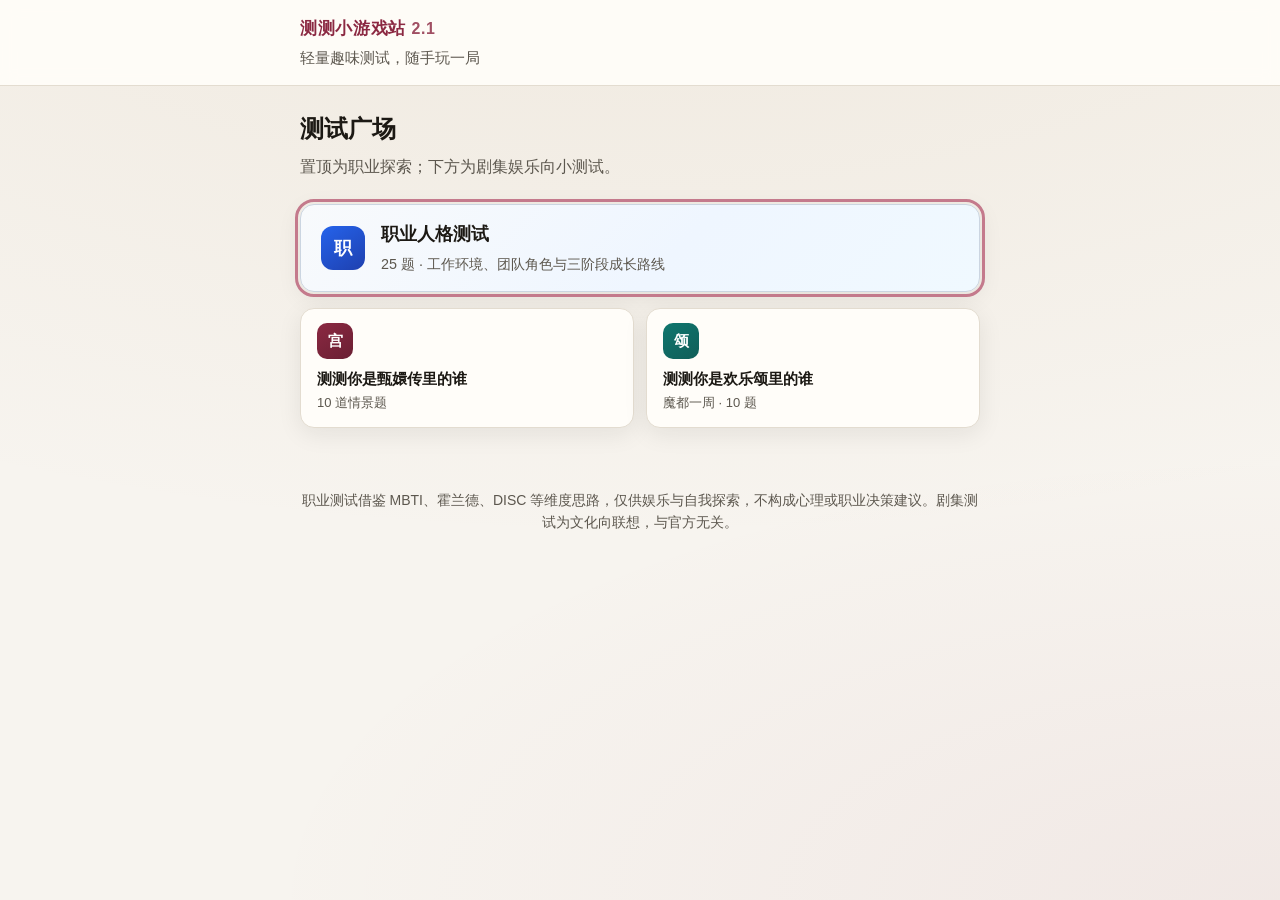
<file: index.html>
<!DOCTYPE html>
<html lang="zh-CN">
  <head>
    <meta charset="UTF-8" />
    <meta name="viewport" content="width=device-width, initial-scale=1" />
    <meta
      name="description"
      content="测测小游戏站 2.1：职业人格测试、甄嬛传、欢乐颂。仅供娱乐与自我探索。"
    />
    <title>测测小游戏站 2.1 · 职业 &amp; 娱乐测试</title>
    <link rel="stylesheet" href="css/style2.1.css" />
  </head>
  <body>
    <a class="skip-link" href="#main">跳到主要内容</a>

    <header class="site-header">
      <div class="site-header__inner">
        <p class="site-brand">测测小游戏站 <span class="site-version">2.1</span></p>
        <p class="site-tagline">轻量趣味测试，随手玩一局</p>
      </div>
    </header>

    <main id="main" class="main" tabindex="-1">
      <section id="view-home" class="view view--active" aria-labelledby="home-title">
        <h1 id="home-title" class="page-title">测试广场</h1>
        <p class="page-lead">置顶为职业探索；下方为剧集娱乐向小测试。</p>

        <ul class="test-grid test-grid--primary" role="list">
          <li class="test-grid__wide">
            <button
              type="button"
              class="test-card test-card--wide"
              data-action="open-intro"
              data-quiz="career"
            >
              <span class="test-card__icon" aria-hidden="true">职</span>
              <span class="test-card__text">
                <span class="test-card__title">职业人格测试</span>
                <span class="test-card__desc">25 题 · 工作环境、团队角色与三阶段成长路线</span>
              </span>
            </button>
          </li>
        </ul>

        <ul class="test-grid test-grid--compact" role="list">
          <li>
            <button
              type="button"
              class="test-card test-card--compact"
              data-action="open-intro"
              data-quiz="zhenhuan"
            >
              <span class="test-card__icon" aria-hidden="true">宫</span>
              <span class="test-card__title">测测你是甄嬛传里的谁</span>
              <span class="test-card__desc">10 道情景题</span>
            </button>
          </li>
          <li>
            <button
              type="button"
              class="test-card test-card--compact test-card--huanlesong"
              data-action="open-intro"
              data-quiz="huanlesong"
            >
              <span class="test-card__icon" aria-hidden="true">颂</span>
              <span class="test-card__title">测测你是欢乐颂里的谁</span>
              <span class="test-card__desc">魔都一周 · 10 题</span>
            </button>
          </li>
        </ul>
      </section>

      <section id="view-intro" class="view" hidden aria-labelledby="intro-title">
        <h1 id="intro-title" class="page-title">测试说明</h1>
        <div class="panel intro-panel">
          <div id="intro-dynamic"></div>
          <p class="fine-print" id="intro-disclaimer">本测试仅供娱乐。</p>
        </div>
        <div class="actions">
          <button type="button" class="btn btn--ghost" data-action="back-home">返回首页</button>
          <button type="button" class="btn btn--primary" data-action="start-quiz">开始答题</button>
        </div>
      </section>

      <section id="view-quiz" class="view" hidden aria-labelledby="quiz-title">
        <h1 id="quiz-title" class="visually-hidden">答题</h1>
        <div class="quiz-top">
          <p class="quiz-progress" id="quiz-progress" aria-live="polite">第 1 / 10 题</p>
          <div
            class="progress-bar"
            role="progressbar"
            aria-valuemin="1"
            aria-valuemax="10"
            aria-valuenow="1"
            id="quiz-progressbar"
          >
            <span class="progress-bar__fill" id="quiz-progress-fill"></span>
          </div>
        </div>

        <article class="panel question-panel" id="question-panel">
          <p class="question-scene" id="question-scene"></p>
          <h2 class="question-title" id="question-title"></h2>
          <fieldset class="options" id="question-options">
            <legend class="visually-hidden">请选择一项</legend>
          </fieldset>
        </article>

        <p class="toast" id="toast" role="status" aria-live="polite" hidden></p>

        <div class="actions actions--spread">
          <button type="button" class="btn btn--ghost" id="btn-prev" data-action="prev-question">上一题</button>
          <button type="button" class="btn btn--primary" id="btn-next" data-action="next-question">下一题</button>
        </div>
      </section>

      <section id="view-result" class="view" hidden aria-labelledby="result-title">
        <h1 id="result-title" class="page-title">测试结果</h1>
        <article class="panel result-panel" id="result-panel"></article>
        <div class="actions actions--stack">
          <button type="button" class="btn btn--secondary" id="btn-copy">复制结果文案</button>
          <div class="actions actions--spread">
            <button type="button" class="btn btn--ghost" data-action="back-home">返回首页</button>
            <button type="button" class="btn btn--primary" data-action="restart-quiz">再测一次</button>
          </div>
        </div>
      </section>
    </main>

    <footer class="site-footer">
      <p>
        职业测试借鉴 MBTI、霍兰德、DISC 等维度思路，仅供娱乐与自我探索，不构成心理或职业决策建议。剧集测试为文化向联想，与官方无关。
      </p>
    </footer>

    <script src="js/quiz-data-entertainment2.1.js"></script>
    <script src="js/quiz-data-career2.1.js"></script>
    <script src="js/app2.1.js"></script>
  </body>
</html>
</file>
<file: css/style2.1.css>
/* 测测小游戏站 V2.1 — 职业长条置顶 + 娱乐小卡 + V1 卡片样式 */

:root {
  --bg: #f7f4ef;
  --bg-panel: #fffdf9;
  --ink: #1c1914;
  --ink-muted: #5c574e;
  --accent: #8b2942;
  --accent-soft: #c47a8c;
  --gold: #b08d57;
  --accent-down: #722238;
  --border: #e3dcd0;
  --shadow: rgba(28, 25, 20, 0.08);
  --radius: 14px;
  --radius-sm: 10px;
  --card-h: 5.5rem;
  --font: "Segoe UI", "PingFang SC", "Hiragino Sans GB", "Microsoft YaHei", sans-serif;
  --transition: 220ms ease;
}

body.theme-pack--career {
  --accent: #2563eb;
  --accent-soft: #93c5fd;
  --gold: #64748b;
  --accent-down: #1d4ed8;
  background-image: radial-gradient(ellipse 120% 80% at 50% -20%, rgba(37, 99, 235, 0.1), transparent),
    radial-gradient(ellipse 80% 50% at 100% 100%, rgba(100, 116, 139, 0.08), transparent);
}

body.theme-pack--huanlesong {
  --accent: #0f766e;
  --accent-soft: #5eead4;
  --gold: #ea8a6a;
  --accent-down: #0d5c56;
  background-image: radial-gradient(ellipse 120% 80% at 50% -20%, rgba(15, 118, 110, 0.14), transparent),
    radial-gradient(ellipse 80% 50% at 100% 100%, rgba(234, 138, 106, 0.08), transparent);
}

*,
*::before,
*::after {
  box-sizing: border-box;
}

html {
  font-size: 100%;
}

body {
  margin: 0;
  min-height: 100vh;
  font-family: var(--font);
  font-size: 1.0625rem;
  line-height: 1.55;
  color: var(--ink);
  background: var(--bg);
  background-image: radial-gradient(ellipse 120% 80% at 50% -20%, rgba(176, 141, 87, 0.12), transparent),
    radial-gradient(ellipse 80% 50% at 100% 100%, rgba(139, 41, 66, 0.06), transparent);
}

.skip-link {
  position: absolute;
  left: -9999px;
  top: auto;
  width: 1px;
  height: 1px;
  overflow: hidden;
}

.skip-link:focus {
  left: 1rem;
  top: 1rem;
  width: auto;
  height: auto;
  padding: 0.5rem 1rem;
  background: var(--ink);
  color: #fff;
  z-index: 100;
  border-radius: var(--radius-sm);
}

.site-header {
  border-bottom: 1px solid var(--border);
  background: rgba(255, 253, 249, 0.92);
  backdrop-filter: blur(8px);
}

.site-header__inner {
  max-width: 720px;
  margin: 0 auto;
  padding: 1rem 1.25rem;
}

.site-brand {
  margin: 0;
  font-weight: 700;
  letter-spacing: 0.04em;
  font-size: 1.05rem;
  color: var(--accent);
}

.site-version {
  font-weight: 600;
  opacity: 0.82;
  font-size: 0.95em;
}

.site-tagline {
  margin: 0.25rem 0 0;
  font-size: 0.9375rem;
  color: var(--ink-muted);
}

.main {
  max-width: 720px;
  margin: 0 auto;
  padding: 1.5rem 1.25rem 3rem;
  outline: none;
}

.site-footer {
  max-width: 720px;
  margin: 0 auto;
  padding: 0 1.25rem 2rem;
  font-size: 0.875rem;
  color: var(--ink-muted);
  text-align: center;
}

.view[hidden] {
  display: none !important;
}

.view {
  animation: fadeIn var(--transition);
}

@keyframes fadeIn {
  from {
    opacity: 0;
    transform: translateY(6px);
  }
  to {
    opacity: 1;
    transform: translateY(0);
  }
}

.page-title {
  margin: 0 0 0.5rem;
  font-size: 1.5rem;
  font-weight: 700;
  color: var(--ink);
}

.page-lead {
  margin: 0 0 1.5rem;
  color: var(--ink-muted);
  font-size: 1rem;
}

.test-grid {
  list-style: none;
  margin: 0;
  padding: 0;
  display: grid;
  gap: 1rem;
}

.test-grid--primary {
  margin-bottom: 1rem;
}

.test-grid--compact {
  gap: 0.75rem;
}

@media (min-width: 520px) {
  .test-grid--compact {
    grid-template-columns: repeat(2, 1fr);
  }
}

.test-grid__wide {
  list-style: none;
}

.test-card {
  width: 100%;
  text-align: left;
  border: 1px solid var(--border);
  border-radius: var(--radius);
  padding: 1.25rem 1.25rem 1.35rem;
  background: var(--bg-panel);
  box-shadow: 0 6px 24px var(--shadow);
  cursor: pointer;
  font: inherit;
  color: inherit;
  transition: border-color var(--transition), box-shadow var(--transition), transform var(--transition);
}

.test-card:hover:not(.test-card--disabled) {
  border-color: var(--gold);
  box-shadow: 0 10px 28px var(--shadow);
  transform: translateY(-2px);
}

.test-card:focus-visible {
  outline: 3px solid var(--accent-soft);
  outline-offset: 2px;
}

.test-card--disabled {
  cursor: not-allowed;
  opacity: 0.62;
  box-shadow: none;
}

.test-card__icon {
  display: inline-flex;
  align-items: center;
  justify-content: center;
  width: 2.75rem;
  height: 2.75rem;
  border-radius: 12px;
  background: linear-gradient(145deg, var(--accent), #6a1f33);
  color: #fff;
  font-weight: 700;
  font-size: 1.1rem;
  margin-bottom: 0.75rem;
}

.test-card__icon--muted {
  background: #c4bdb2;
}

.test-card__title {
  display: block;
  font-weight: 700;
  font-size: 1.05rem;
  margin-bottom: 0.35rem;
}

.test-card__desc {
  display: block;
  font-size: 0.9375rem;
  color: var(--ink-muted);
}

/* 置顶职业长条：横向、高度与紧凑卡一致，桌面占满一行（≈2×半宽卡） */
.test-card--wide {
  display: flex;
  flex-direction: row;
  align-items: center;
  gap: 1rem;
  min-height: var(--card-h);
  padding: 1rem 1.25rem;
  width: 100%;
  border-color: #cbd5e1;
  background: linear-gradient(135deg, #f8fafc 0%, #eff6ff 55%, #f0f9ff 100%);
}

.test-card--wide:hover:not(.test-card--disabled) {
  border-color: #2563eb;
}

.test-card--wide .test-card__icon {
  margin-bottom: 0;
  flex-shrink: 0;
  background: linear-gradient(145deg, #2563eb, #1e40af);
}

.test-card--wide .test-card__text {
  flex: 1;
  min-width: 0;
}

.test-card--wide .test-card__title {
  font-size: 1.1rem;
  margin-bottom: 0.25rem;
}

.test-card--wide .test-card__desc {
  font-size: 0.9rem;
}

/* 下方娱乐测试：紧凑小卡 */
.test-card--compact {
  padding: 0.85rem 1rem 0.95rem;
  min-height: auto;
}

.test-card--compact .test-card__icon {
  width: 2.25rem;
  height: 2.25rem;
  font-size: 0.95rem;
  margin-bottom: 0.5rem;
  border-radius: 10px;
}

.test-card--compact .test-card__title {
  font-size: 0.95rem;
  margin-bottom: 0.2rem;
}

.test-card--compact .test-card__desc {
  font-size: 0.8125rem;
  line-height: 1.4;
}

.test-card--compact.test-card--huanlesong .test-card__icon {
  background: linear-gradient(145deg, #0f766e, #115e59);
}

.panel {
  border-radius: var(--radius);
  border: 1px solid var(--border);
  background: var(--bg-panel);
  padding: 1.25rem 1.35rem;
  box-shadow: 0 4px 16px var(--shadow);
}

.intro-panel p {
  margin: 0 0 0.75rem;
}

.intro-panel p:last-child {
  margin-bottom: 0;
}

.fine-print {
  font-size: 0.9rem;
  color: var(--ink-muted);
}

.actions {
  display: flex;
  flex-wrap: wrap;
  gap: 0.75rem;
  margin-top: 1.5rem;
  align-items: center;
}

.actions--spread {
  justify-content: space-between;
}

.actions--stack {
  flex-direction: column;
  align-items: stretch;
}

.btn {
  font: inherit;
  font-size: 1rem;
  padding: 0.65rem 1.25rem;
  border-radius: var(--radius-sm);
  border: 1px solid transparent;
  cursor: pointer;
  transition: background var(--transition), color var(--transition), border-color var(--transition), opacity var(--transition);
}

.btn:disabled {
  opacity: 0.45;
  cursor: not-allowed;
}

.btn--primary {
  background: var(--accent);
  color: #fff;
}

.btn--primary:hover:not(:disabled) {
  background: var(--accent-down);
}

.btn--secondary {
  background: var(--bg);
  color: var(--ink);
  border-color: var(--border);
}

.btn--secondary:hover:not(:disabled) {
  border-color: var(--gold);
}

.btn--ghost {
  background: transparent;
  color: var(--ink-muted);
  border-color: var(--border);
}

.btn--ghost:hover:not(:disabled) {
  border-color: var(--gold);
  color: var(--ink);
}

.btn:focus-visible {
  outline: 3px solid var(--accent-soft);
  outline-offset: 2px;
}

.quiz-top {
  margin-bottom: 1rem;
}

.quiz-progress {
  margin: 0 0 0.5rem;
  font-size: 0.9375rem;
  color: var(--ink-muted);
}

.progress-bar {
  height: 6px;
  border-radius: 99px;
  background: var(--border);
  overflow: hidden;
}

.progress-bar__fill {
  display: block;
  height: 100%;
  width: 10%;
  background: linear-gradient(90deg, var(--gold), var(--accent-soft));
  border-radius: inherit;
  transition: width var(--transition);
}

.question-panel {
  min-height: 12rem;
}

.question-scene {
  margin: 0 0 0.35rem;
  font-size: 0.875rem;
  font-weight: 600;
  letter-spacing: 0.02em;
  color: var(--accent);
  text-transform: none;
}

.question-title {
  margin: 0 0 1.1rem;
  font-size: 1.125rem;
  font-weight: 600;
  line-height: 1.45;
}

.options {
  margin: 0;
  padding: 0;
  border: 0;
}

.option {
  display: flex;
  align-items: flex-start;
  gap: 0.65rem;
  margin-bottom: 0.65rem;
  padding: 0.75rem 0.85rem;
  border-radius: var(--radius-sm);
  border: 1px solid var(--border);
  background: #fff;
  cursor: pointer;
  transition: border-color var(--transition), background var(--transition);
}

.option:last-child {
  margin-bottom: 0;
}

.option:has(input:focus-visible) {
  outline: 3px solid var(--accent-soft);
  outline-offset: 1px;
}

.option:has(input:checked) {
  border-color: var(--accent);
  background: rgba(139, 41, 66, 0.06);
  background: color-mix(in srgb, var(--accent) 9%, white);
}

.option:hover {
  border-color: var(--gold);
}

.option input {
  margin-top: 0.2rem;
  accent-color: var(--accent);
  width: 1.1rem;
  height: 1.1rem;
  flex-shrink: 0;
}

.option__label {
  flex: 1;
  font-size: 1rem;
}

.option__badge {
  flex-shrink: 0;
  font-size: 0.8rem;
  font-weight: 700;
  color: var(--gold);
  width: 1.5rem;
}

.toast {
  margin: 0.75rem 0 0;
  font-size: 0.9375rem;
  color: var(--accent);
  min-height: 1.4em;
}

.result-panel {
  margin-top: 0.5rem;
}

.result-role {
  margin: 0 0 0.35rem;
  font-size: 1.35rem;
  font-weight: 700;
  color: var(--accent);
}

.result-motto {
  margin: 0 0 1rem;
  font-size: 1.05rem;
  color: var(--ink-muted);
  font-style: italic;
}

.result-tags {
  display: flex;
  flex-wrap: wrap;
  gap: 0.5rem;
  margin: 0 0 1rem;
  padding: 0;
  list-style: none;
}

.result-tags li {
  font-size: 0.875rem;
  padding: 0.25rem 0.65rem;
  border-radius: 99px;
  background: rgba(176, 141, 87, 0.2);
  color: var(--ink);
}

.result-body {
  margin: 0 0 1rem;
  font-size: 1rem;
}

.result-bullets {
  margin: 0 0 1rem;
  padding-left: 1.2rem;
}

.result-bullets li {
  margin-bottom: 0.35rem;
}

.result-tip {
  margin: 0;
  font-size: 0.9375rem;
  color: var(--ink-muted);
  padding-top: 0.75rem;
  border-top: 1px dashed var(--border);
}

.result-section-title {
  margin: 1.25rem 0 0.5rem;
  font-size: 1rem;
  font-weight: 700;
  color: var(--ink);
}

.result-section-title:first-of-type {
  margin-top: 0.75rem;
}

.result-dim-summary {
  margin: 0 0 1rem;
  padding: 0.75rem 1rem;
  border-radius: var(--radius-sm);
  background: rgba(37, 99, 235, 0.06);
  border: 1px solid var(--border);
  font-size: 0.9375rem;
  color: var(--ink-muted);
}

.result-dim-summary p {
  margin: 0.35rem 0 0;
}

.result-dim-summary p:first-child {
  margin-top: 0;
}

.career-path {
  display: grid;
  gap: 0.75rem;
  margin: 0 0 1rem;
}

@media (min-width: 640px) {
  .career-path {
    grid-template-columns: repeat(3, 1fr);
  }
}

.career-path__stage {
  border: 1px solid var(--border);
  border-radius: var(--radius-sm);
  padding: 0.85rem 1rem;
  background: #fff;
}

.career-path__stage h3 {
  margin: 0 0 0.35rem;
  font-size: 0.9375rem;
  color: var(--accent);
}

.career-path__focus {
  margin: 0 0 0.5rem;
  font-size: 0.875rem;
  font-weight: 600;
  color: var(--ink);
}

.career-path__stage ul {
  margin: 0;
  padding-left: 1.1rem;
  font-size: 0.875rem;
  color: var(--ink-muted);
}

.career-path__stage li {
  margin-bottom: 0.3rem;
}

.visually-hidden {
  position: absolute;
  width: 1px;
  height: 1px;
  padding: 0;
  margin: -1px;
  overflow: hidden;
  clip: rect(0, 0, 0, 0);
  white-space: nowrap;
  border: 0;
}
</file>
